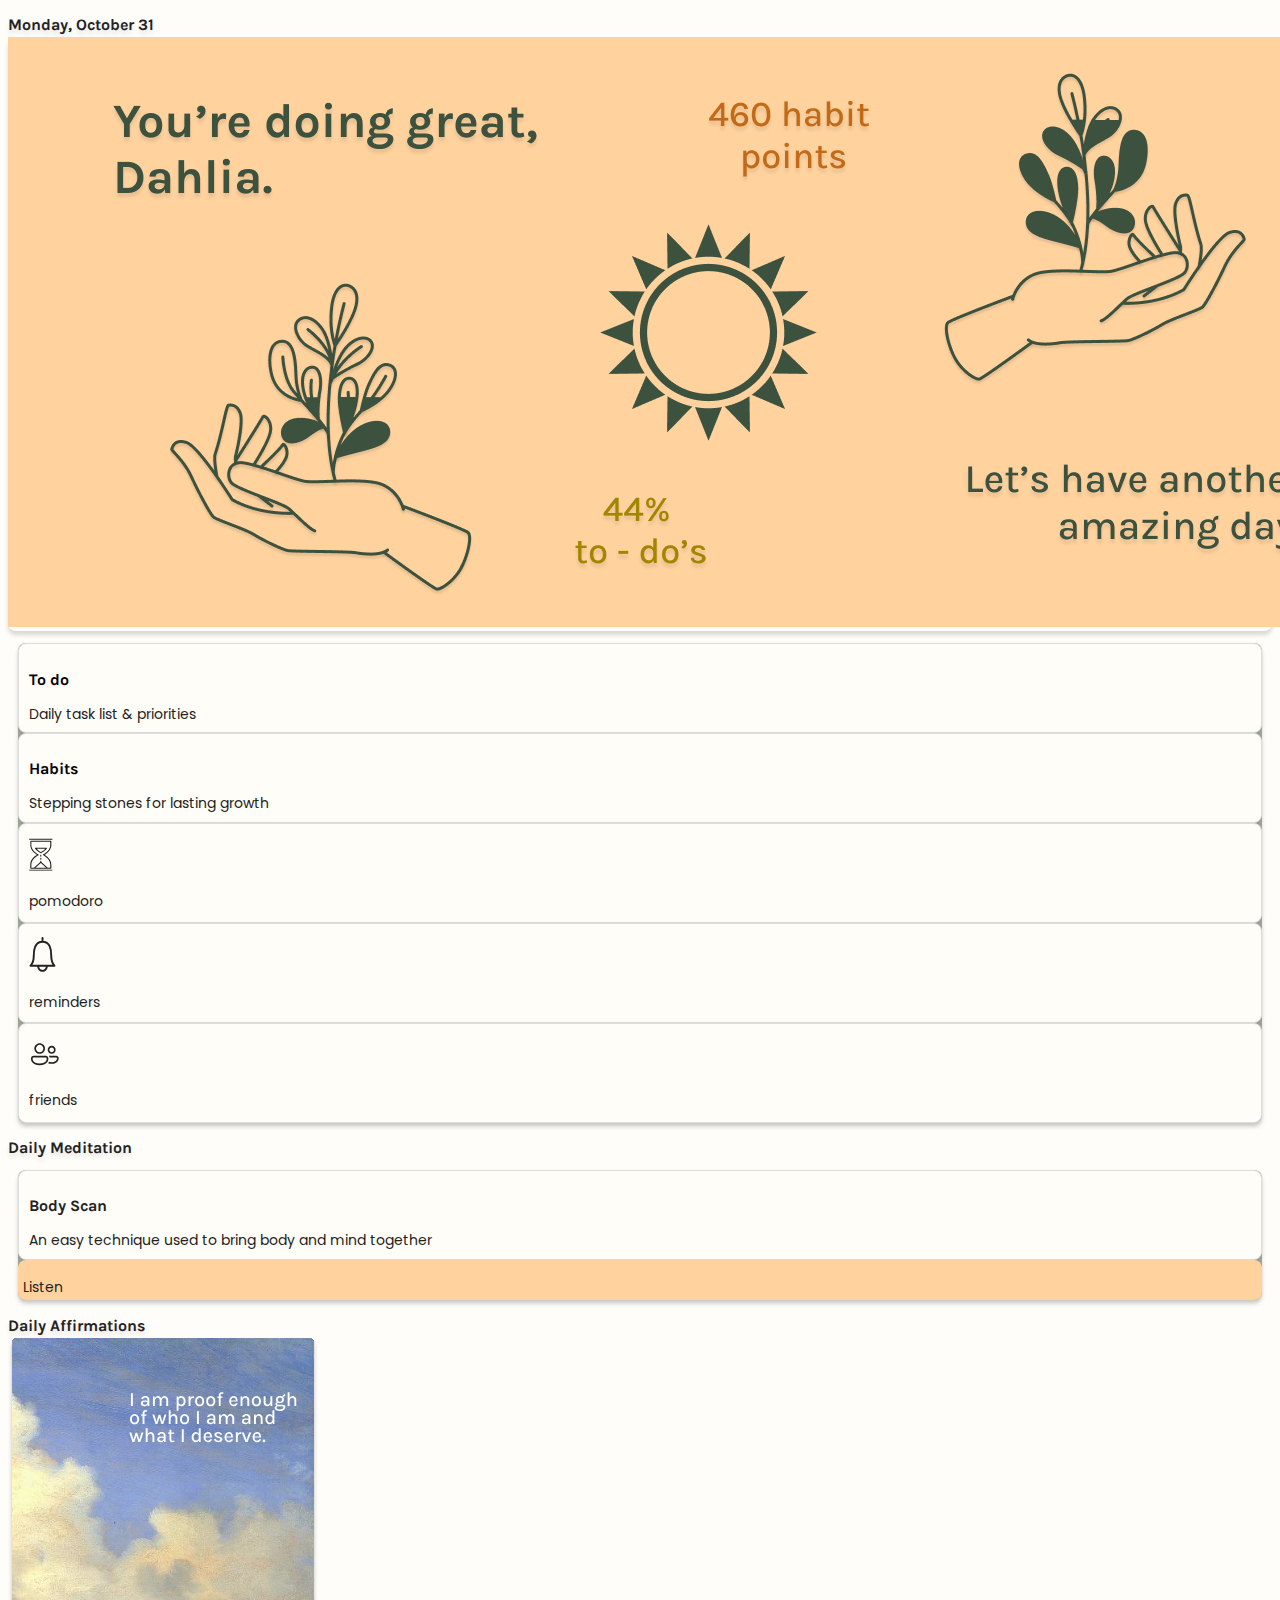
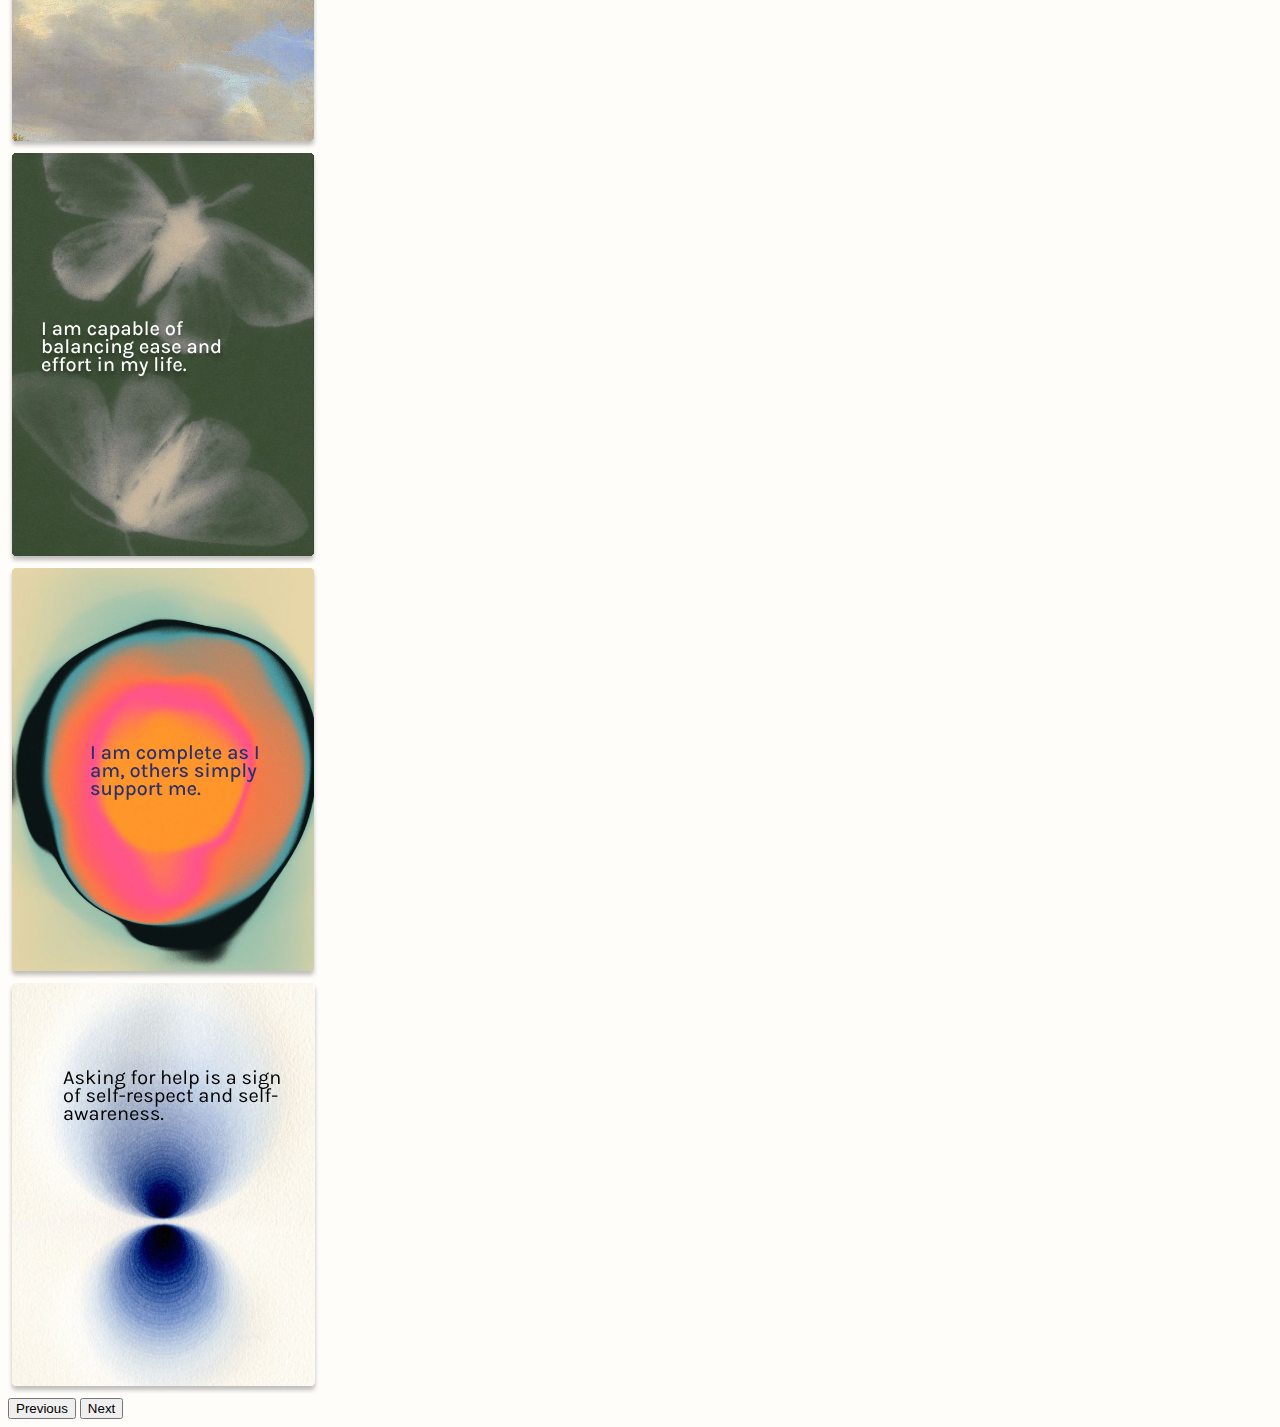
<file: index.html>
<!DOCTYPE html>
<html lang="en">

<head>
    <meta charset="utf-8">
    <meta name="viewport" content="width=device-width, initial-scale=1">
    <title>home: check-in</title>
    <link href="https://cdn.jsdelivr.net/npm/bootstrap@5.2.2/dist/css/bootstrap.min.css" rel="stylesheet"
        integrity="sha384-Zenh87qX5JnK2Jl0vWa8Ck2rdkQ2Bzep5IDxbcnCeuOxjzrPF/et3URy9Bv1WTRi" crossorigin="anonymous">
    <link rel="preconnect" href="https://fonts.googleapis.com">
    <link rel="preconnect" href="https://fonts.gstatic.com" crossorigin>
    <link href="https://fonts.googleapis.com/css2?family=Karla:wght@400;700&family=Poppins&display=swap"
        rel="stylesheet">
    <link rel="stylesheet" href="css/style.css">
</head>

<body>

    <!--hero-->

    <section id="date">
        <div class="container-fluid pt-3 pb-3">
            <h2 class="divider-text">Monday, October 31</h2>
        </div>
    </section>

    <div class="hero-img mb-6">
        <img src="images/alt-2-heroimg.png" class="img-fluid" alt="hero visual">
    </div>

    <!--home-->

    <section id="home-nav">
        <div class="container-fluid p-2 home-nav">
            <div class="row">
                <div class="col-sm-6 mb-2">
                    <div class="menu-1 todo-button">
                        <h2 class="menu-title todo-nav" style="font-weight: bold;"><a href="to-do.html">To do</a></h2>
                        <p>Daily task list & priorities</p>
                    </div>
                </div>
                <div class="col-sm-6 mb-2">
                    <div class="menu-1">
                        <h2 class="menu-title" style="font-weight: bold;"><a href="habits.html">Habits</a></h2>
                        <p>Stepping stones for lasting growth</p>
                    </div>
                </div>
            </div>
            <div class="row">
                <div class="col-4">
                    <div class="menu-2 text-center">
                        <img src="images/hourglass.svg" alt="timer">
                        <p class="menu-label">pomodoro</p>
                    </div>
                </div>
                <div class="col-4">
                    <div class="menu-2 text-center">
                        <img src="images/bell.svg" alt="reminder">
                        <p class="menu-label">reminders</p>
                    </div>
                </div>
                <div class="col-4">
                    <div class="menu-2 text-center">
                        <img src="images/friends.svg" alt="friends">
                        <p class="menu-label">friends</p>
                    </div>
                </div>
            </div>
        </div>
    </section>

    <section id="this-week">
        <div class="container-fluid mb-2">
            <h2 class="divider-text">Daily Meditation</h2>
        </div>
    </section>

    <!--DAILY MEDITATION-->

    <section id="week-progress">
        <div class="container-fluid p-2 week-progress">
            <div class="row">
                <div class="col mb-2">
                    <div class="menu-1 todo-button">
                        <h2 class="menu-title todo-nav" style="font-weight: bold;">Body Scan</h2>
                        <p>An easy technique used to bring body and mind together</p>
                    </div>
                </div>
            </div>
            <div class="row">
                <div class="col-3">
                    <div class="progress-label text-center">
                        <p>Listen</p>
                    </div>
                </div>
            </div>
        </div>
    </section>

    <!--DAILY AFFIRMATION-->

    <section id="this-week">
        <div class="container-fluid mb-2">
            <h2 class="divider-text">Daily Affirmations</h2>
        </div>
    </section>

    <!-- <section id="daily-affirmation">
        <div class="affirmation-img container-fluid">
            <img src="images/dailyaffirm.svg" class="img-fluid" alt="daily affirmation">
        </div>
    </section>-->

    <!--CAROUSEL TEST-->

    <div id="carouselExampleControls" class="carousel slide" data-bs-ride="carousel">
        <div class="carousel-inner">
            <div class="carousel-item active">
                <img src="images/affirmation4.svg" class="d-block w-100" alt="...">
            </div>
            <div class="carousel-item">
                <img src="images/affirmation2.svg" class="d-block w-100" alt="...">
            </div>
            <div class="carousel-item">
                <img src="images/affirmation3.svg" class="d-block w-100" alt="...">
            </div>
            <div class="carousel-item">
                <img src="images/affirmation1.svg" class="d-block w-100" alt="...">
            </div>
        </div>
        <button class="carousel-control-prev" type="button" data-bs-target="#carouselExampleControls"
            data-bs-slide="prev">
            <span class="carousel-control-prev-icon" aria-hidden="true"></span>
            <span class="visually-hidden">Previous</span>
        </button>
        <button class="carousel-control-next" type="button" data-bs-target="#carouselExampleControls"
            data-bs-slide="next">
            <span class="carousel-control-next-icon" aria-hidden="true"></span>
            <span class="visually-hidden">Next</span>
        </button>
    </div>

    <!--footer nav-->

    <div class="container toolbar" style="background:#FFFDF8; border: 0.906542px solid #DDDDDD;">
        <ul class="nav justify-content-center">
            <li class="nav-item">
                <a class="nav-link" href="index.html"><img src="images/home.svg" alt=""></a>
            </li>
            <li class="nav-item">
                <a class="nav-link" href="#"><img src="images/affirm.svg" alt=""></a>
            </li>
            <li class="nav-item">
                <a class="nav-link" href="#"><img src="images/profile.svg" alt=""></a>
            </li>
        </ul>
    </div>


    <script src="https://cdn.jsdelivr.net/npm/bootstrap@5.2.2/dist/js/bootstrap.bundle.min.js"
        integrity="sha384-OERcA2EqjJCMA+/3y+gxIOqMEjwtxJY7qPCqsdltbNJuaOe923+mo//f6V8Qbsw3"
        crossorigin="anonymous"></script>
</body>

</html>
</file>
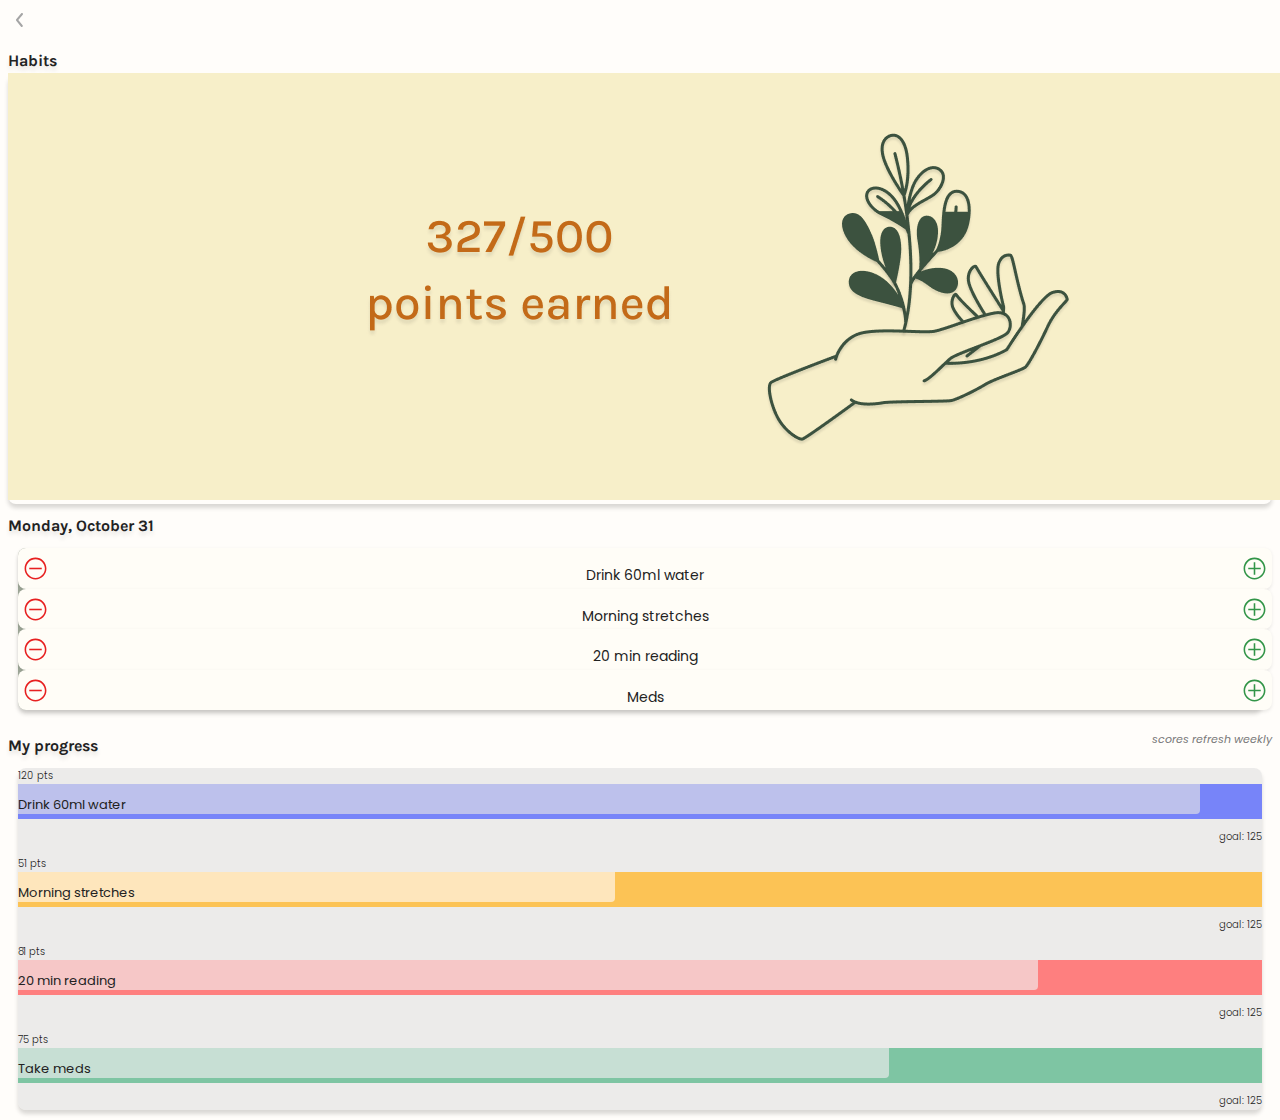
<file: habits.html>
<!DOCTYPE html>
<html lang="en">

<head>
    <meta charset="utf-8">
    <meta name="viewport" content="width=device-width, initial-scale=1">
    <title>habits: check-in</title>
    <link href="https://cdn.jsdelivr.net/npm/bootstrap@5.2.2/dist/css/bootstrap.min.css" rel="stylesheet"
        integrity="sha384-Zenh87qX5JnK2Jl0vWa8Ck2rdkQ2Bzep5IDxbcnCeuOxjzrPF/et3URy9Bv1WTRi" crossorigin="anonymous">
    <link rel="preconnect" href="https://fonts.googleapis.com">
    <link rel="preconnect" href="https://fonts.gstatic.com" crossorigin>
    <link href="https://fonts.googleapis.com/css2?family=Karla:wght@400;700&family=Poppins&display=swap"
        rel="stylesheet">
    <link rel="stylesheet" href="css/style.css">
    <link rel="stylesheet" href="css/to-do.css">
    <link rel="stylesheet" href="css/habits.css">
</head>

<body>

    <!--hero-->

    <section id="todo-page">
        <div class="container mt-3 pt-3 pb-3">
            <div class="row">
                <div class="col">
                    <div class="arrow-back">
                        <a href="index.html"><img src="images/back arrow.svg" alt="back arrow"></a>
                    </div>
                </div>
                <div class="col">
                    <div class="divider-text">
                        <h2 class="text-center">Habits</h2>
                    </div>
                </div>
                <div class="col"></div>
            </div>
        </div>
    </section>

    <div class="hero-img mb-6">
        <img src="images/habits-heroimg.png" class="img-fluid" alt="hero visual">
    </div>

    <!--home-->

    <section id="this-week">
        <div class="container-fluid mt-2 mb-2">
            <h2 class="habit-date">Monday, October 31</h2>
        </div>
    </section>


    <section id="week-progress">
        <div class="container-fluid p-2">
            <div class="row">
                <div class="col mt-2 mb-2">
                    <div class="habit-log">
                        <img src="images/carbon_subtract-alt.svg" alt="no habit">
                        <p>Drink 60ml water</p>
                        <img src="images/carbon_add-alt.svg" alt="yes habit">
                    </div>
                </div>
            </div>
            <div class="row">
                <div class="col mt-2 mb-2">
                    <div class="habit-log">
                        <img src="images/carbon_subtract-alt.svg" alt="no habit">
                        <p>Morning stretches</p>
                        <img src="images/carbon_add-alt.svg" alt="yes habit">
                    </div>
                </div>
            </div>
            <div class="row">
                <div class="col mt-2 mb-2">
                    <div class="habit-log">
                        <img src="images/carbon_subtract-alt.svg" alt="no habit">
                        <p>20 min reading</p>
                        <img src="images/carbon_add-alt.svg" alt="yes habit">
                    </div>
                </div>
            </div>
            <div class="row">
                <div class="col mt-2 mb-2">
                    <div class="habit-log">
                        <img src="images/carbon_subtract-alt.svg" alt="no habit">
                        <p>Meds</p>
                        <img src="images/carbon_add-alt.svg" alt="yes habit">
                    </div>
                </div>
            </div>
        </div>
    </section>

    <!--PROGRESS SCORES-->

    <section id="tasks-completed">
        <div class="container-fluid mt-2 mb-2">
            <div class="score-text">
                <h2 class="divider-text">My progress</h2>
                <p class="score-info">scores refresh weekly</p>
            </div>
        </div>
    </section>


    <section id="completed-tasks">
        <div class="container-fluid p-2 pb-0 week-progress">

            <div class="row">
                <div class="point-count">
                    <p>120 pts</p>
                </div>
                <div class="col">
                    <div class="progress prog-bar-1 mt-2 mb-2 bg-light" style="height:35px;">
                        <div class="progress-bar yes-prog-1 p-2" role="progressbar" style="width: 95%;"
                            aria-valuenow="25" aria-valuemin="0" aria-valuemax="100">
                            <div class="bar-content">
                                <div class="bar-label">
                                    <p>Drink 60ml water</p>
                                </div>

                            </div>
                        </div>
                    </div>
                </div>
                <div class="total-points">
                    <div class="point-totals">
                        <p>goal: 125</p>
                    </div>
                </div>
            </div>
            <div class="row">
                <div class="point-count">
                    <p>51 pts</p>
                </div>
                <div class="col">
                    <div class="progress prog-bar-2 mt-2 mb-2 bg-light" style="height:35px;">
                        <div class="progress-bar yes-prog-2 p-2" role="progressbar" style="width: 48%;"
                            aria-valuenow="25" aria-valuemin="0" aria-valuemax="100">
                            <div class="bar-content">
                                <div class="bar-label">
                                    <p>Morning stretches</p>
                                </div>

                            </div>
                        </div>
                    </div>
                </div>
                <div class="total-points">
                    <div class="point-totals">
                        <p>goal: 125</p>
                    </div>
                </div>
            </div>
            <div class="row">
                <div class="point-count">
                    <p>81 pts</p>
                </div>
                <div class="col">
                    <div class="progress prog-bar-3 mt-2 mb-2 bg-light" style="height:35px;">
                        <div class="progress-bar yes-prog-3 p-2" role="progressbar" style="width: 82%;"
                            aria-valuenow="25" aria-valuemin="0" aria-valuemax="100">
                            <div class="bar-content">
                                <div class="bar-label">
                                    <p>20 min reading</p>
                                </div>

                            </div>
                        </div>
                    </div>
                </div>
                <div class="total-points">
                    <div class="point-totals">
                        <p>goal: 125</p>
                    </div>
                </div>
            </div>
            <div class="row">
                <div class="point-count">
                    <p>75 pts</p>
                </div>
                <div class="col">
                    <div class="progress prog-bar-4 mt-2 mb-2 bg-light" style="height:35px;">
                        <div class="progress-bar yes-prog-4 p-2" role="progressbar" style="width: 70%;"
                            aria-valuenow="25" aria-valuemin="0" aria-valuemax="100">
                            <div class="bar-content">
                                <div class="bar-label">
                                    <p>Take meds</p>
                                </div>

                            </div>
                        </div>
                    </div>
                </div>
                <div class="total-points">
                    <div class="point-totals">
                        <p>goal: 125</p>
                    </div>
                </div>
            </div>
        </div>
    </section>


    <!--footer nav-->

    <div class="container toolbar" style="background:#FFFDF8; border: 0.906542px solid #DDDDDD;">
        <ul class="nav justify-content-center">
            <li class="nav-item">
                <a class="nav-link" href="index.html"><img src="images/home.svg" alt=""></a>
            </li>
            <li class="nav-item">
                <a class="nav-link" href="#"><img src="images/affirm.svg" alt=""></a>
            </li>
            <li class="nav-item">
                <a class="nav-link" href="#"><img src="images/profile.svg" alt=""></a>
            </li>
        </ul>
    </div>


    <script src="https://cdn.jsdelivr.net/npm/bootstrap@5.2.2/dist/js/bootstrap.bundle.min.js"
        integrity="sha384-OERcA2EqjJCMA+/3y+gxIOqMEjwtxJY7qPCqsdltbNJuaOe923+mo//f6V8Qbsw3"
        crossorigin="anonymous"></script>
</body>


</html>
</file>
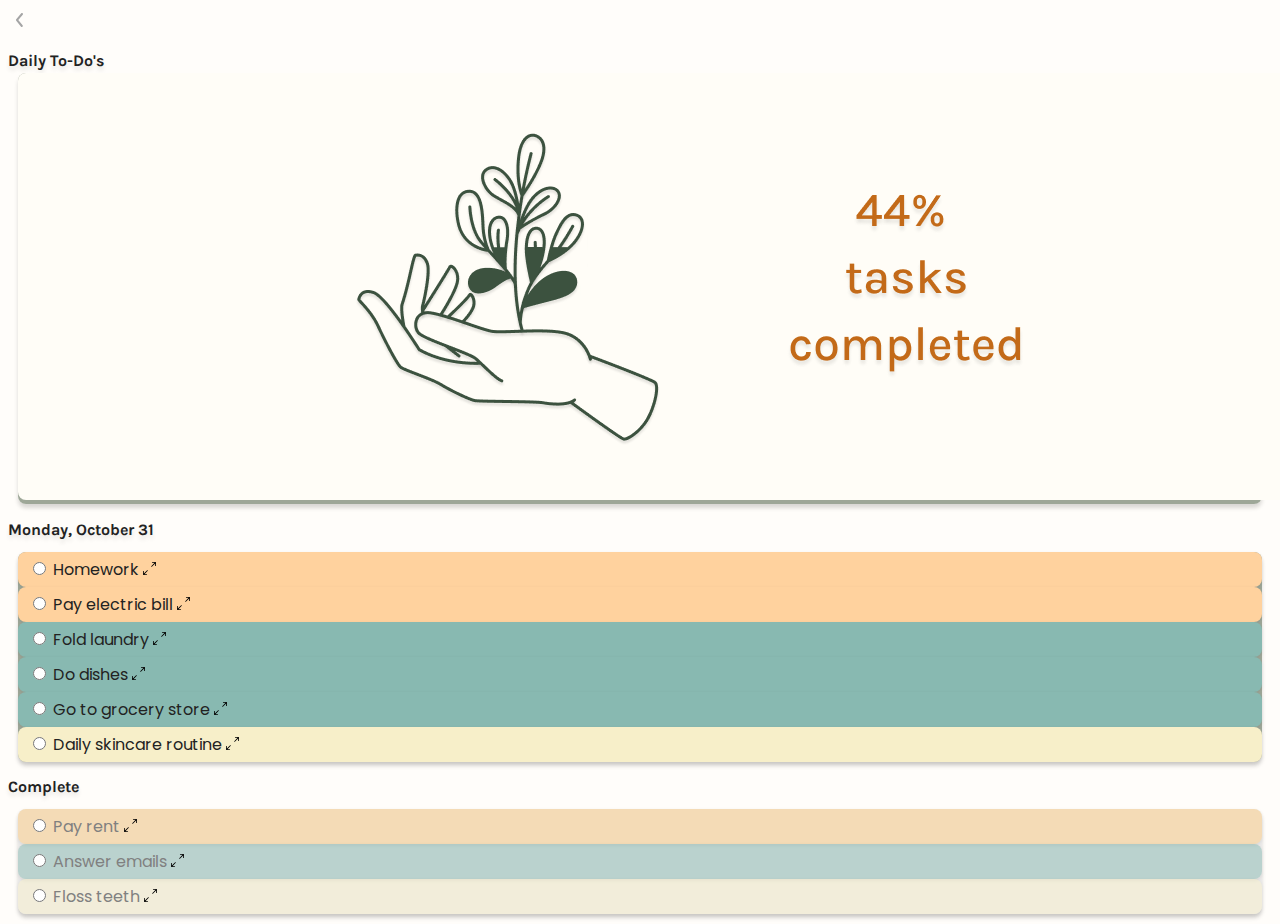
<file: to-do.html>
<!DOCTYPE html>
<html lang="en">

<head>
    <meta charset="utf-8">
    <meta name="viewport" content="width=device-width, initial-scale=1">
    <title>daily to-do's: check-in</title>
    <link href="https://cdn.jsdelivr.net/npm/bootstrap@5.2.2/dist/css/bootstrap.min.css" rel="stylesheet"
        integrity="sha384-Zenh87qX5JnK2Jl0vWa8Ck2rdkQ2Bzep5IDxbcnCeuOxjzrPF/et3URy9Bv1WTRi" crossorigin="anonymous">
    <link rel="preconnect" href="https://fonts.googleapis.com">
    <link rel="preconnect" href="https://fonts.gstatic.com" crossorigin>
    <link href="https://fonts.googleapis.com/css2?family=Karla:wght@400;700&family=Poppins&display=swap"
        rel="stylesheet">
    <link rel="stylesheet" href="css/style.css">
    <link rel="stylesheet" href="css/to-do.css">
</head>

<body>

    <!--hero-->

    <section id="todo-page">
        <div class="container mt-3 pt-3 pb-3">
            <div class="row">
                <div class="col">
                    <div class="arrow-back">
                        <a href="index.html"><img src="images/back arrow.svg" alt="back arrow"></a>
                    </div>
                </div>
                <div class="col">
                    <div class="divider-text">
                        <h2 class="text-center">Daily To-Do's</h2>
                    </div>
                </div>
                <div class="col"></div>
            </div>
        </div>
    </section>

    <!--hero test-->

    <section id="home-nav">
        <div class="container-fluid p-2 home-nav">
            <div class="row">
                <div class="col">
                    <div class="todo-hero">
                        <img src="images/todo-heroimg.png" class="img-fluid" alt="">
                    </div>
                </div>
            </div>
        </div>
    </section>

    <!--home-->

    <section id="this-week">
        <div class="container-fluid mt-2 mb-2">
            <h2 class="divider-text">Monday, October 31</h2>
        </div>
    </section>

    <!--this week progress-->

    <section id="week-progress">
        <div class="container-fluid p-2 pb-0 week-progress">
            <div class="row">
                <div class="col priority-task mb-2">
                    <div class="progress-label high-priority">
                        <div class="form-check form-check-inline">
                            <input class="form-check-input" type="radio" name="inlineRadioOptions" id="inlineRadio1"
                                value="option1">
                            <label class="form-check-label" style="font-family: 'Poppins', sans-serif;"
                                for="inlineRadio1">Homework</label>
                            <img src="images/bi_arrows-angle-expand.svg" class="expand-task" alt="expand task">
                        </div>
                    </div>
                </div>
            </div>

            <div class="row">
                <div class="col priority-task mb-2">
                    <div class="progress-label high-priority">
                        <div class="form-check form-check-inline">
                            <input class="form-check-input" type="radio" name="inlineRadioOptions" id="inlineRadio1"
                                value="option1">
                            <label class="form-check-label" style="font-family: 'Poppins', sans-serif;"
                                for="inlineRadio1">Pay electric bill</label>
                            <img src="images/bi_arrows-angle-expand.svg" class="expand-task" alt="expand task">
                        </div>
                    </div>
                </div>
            </div>

            <div class="row">
                <div class="col priority-task mb-2">
                    <div class="progress-label mid-priority">
                        <div class="form-check form-check-inline">
                            <input class="form-check-input" type="radio" name="inlineRadioOptions" id="inlineRadio1"
                                value="option1">
                            <label class="form-check-label" style="font-family: 'Poppins', sans-serif;"
                                for="inlineRadio1">Fold laundry</label>
                            <img src="images/bi_arrows-angle-expand.svg" class="expand-task" alt="expand task">
                        </div>
                    </div>
                </div>
            </div>
            <div class="row">
                <div class="col priority-task mb-2">
                    <div class="progress-label mid-priority">
                        <div class="form-check form-check-inline">
                            <input class="form-check-input" type="radio" name="inlineRadioOptions" id="inlineRadio1"
                                value="option1">
                            <label class="form-check-label" style="font-family: 'Poppins', sans-serif;"
                                for="inlineRadio1">Do dishes</label>
                            <img src="images/bi_arrows-angle-expand.svg" class="expand-task" alt="expand task">
                        </div>
                    </div>
                </div>
            </div>
            <div class="row">
                <div class="col priority-task mb-2">
                    <div class="progress-label mid-priority">
                        <div class="form-check form-check-inline">
                            <input class="form-check-input" type="radio" name="inlineRadioOptions" id="inlineRadio1"
                                value="option1">
                            <label class="form-check-label" style="font-family: 'Poppins', sans-serif;"
                                for="inlineRadio1">Go to grocery store</label>
                            <img src="images/bi_arrows-angle-expand.svg" class="expand-task" alt="expand task">
                        </div>
                    </div>
                </div>
            </div>
            <div class="row">
                <div class="col priority-task mb-2">
                    <div class="progress-label low-priority">
                        <div class="form-check form-check-inline">
                            <input class="form-check-input" type="radio" name="inlineRadioOptions" id="inlineRadio1"
                                value="option1">
                            <label class="form-check-label" style="font-family: 'Poppins', sans-serif;"
                                for="inlineRadio1">Daily skincare routine</label>
                            <img src="images/bi_arrows-angle-expand.svg" class="expand-task" alt="expand task">
                        </div>
                    </div>
                </div>
            </div>
        </div>
    </section>

    <!--completed list-->

    <section id="tasks-completed">
        <div class="container-fluid mt-2 mb-2">
            <h2 class="divider-text">Complete</h2>
        </div>
    </section>

    <section id="completed-tasks">
        <div class="container-fluid p-2 pb-0 week-progress">
            <div class="row">
                <div class="col priority-task mb-2">
                    <div class="progress-label progress-complete-1 complete-priority">
                        <div class="form-check form-check-inline">
                            <input class="form-check-input" type="radio" name="inlineRadioOptions" id="inlineRadio1"
                                value="option1">
                            <label class="form-check-label" style="font-family: 'Poppins', sans-serif;"
                                for="inlineRadio1">Pay rent</label>
                            <img src="images/bi_arrows-angle-expand.svg" class="expand-task" alt="expand task">
                        </div>
                    </div>
                </div>
            </div>
            <div class="row">
                <div class="col priority-task mb-2">
                    <div class="progress-label progress-complete-2 complete-priority">
                        <div class="form-check form-check-inline">
                            <input class="form-check-input" type="radio" name="inlineRadioOptions" id="inlineRadio1"
                                value="option1">
                            <label class="form-check-label" style="font-family: 'Poppins', sans-serif;"
                                for="inlineRadio1">Answer emails</label>
                            <img src="images/bi_arrows-angle-expand.svg" class="expand-task" alt="expand task">
                        </div>
                    </div>
                </div>
            </div>
            <div class="row">
                <div class="col priority-task mb-2">
                    <div class="progress-label progress-complete-3 complete-priority">
                        <div class="form-check form-check-inline">
                            <input class="form-check-input" type="radio" name="inlineRadioOptions" id="inlineRadio1"
                                value="option1">
                            <label class="form-check-label" style="font-family: 'Poppins', sans-serif;"
                                for="inlineRadio1">Floss teeth</label>
                            <img src="images/bi_arrows-angle-expand.svg" class="expand-task" alt="expand task">
                        </div>
                    </div>
                </div>
            </div>
        </div>
    </section>


    <!--footer nav-->

    <div class="container toolbar" style="background:#FFFDF8; border: 0.906542px solid #DDDDDD;">
        <ul class="nav justify-content-center">
            <li class="nav-item">
                <a class="nav-link" href="#"><img src="images/home.svg" alt=""></a>
            </li>
            <li class="nav-item">
                <a class="nav-link" href="#"><img src="images/affirm.svg" alt=""></a>
            </li>
            <li class="nav-item">
                <a class="nav-link" href="#"><img src="images/profile.svg" alt=""></a>
            </li>
        </ul>
    </div>


    <script src="https://cdn.jsdelivr.net/npm/bootstrap@5.2.2/dist/js/bootstrap.bundle.min.js"
        integrity="sha384-OERcA2EqjJCMA+/3y+gxIOqMEjwtxJY7qPCqsdltbNJuaOe923+mo//f6V8Qbsw3"
        crossorigin="anonymous"></script>
</body>

</html>
</file>
<file: css/style.css>
body {
    background-color: #FFFDFA;
    color: #222222;
}

a {
    text-decoration: none;
    color: black;
    cursor: pointer;
}

h2 {
    font-family: 'Karla', sans-serif;
    font-size: 16px;
    line-height: 24px;
    margin-bottom: 0%;
}

h3 {
    font-family: 'Poppins', sans-serif;
    font-style: normal;
    font-weight: 400;
    font-size: 18px;
    line-height: 27px;
}

p {
    font-family: 'Poppins', sans-serif;
    font-style: normal;
    font-weight: 400;
    font-size: 14px;
    line-height: 16.5px;
}

h5 {
    font-family: 'Poppins', sans-serif;
    font-style: normal;
    font-weight: 900;
    font-size: 16px;
    line-height: 24px;
}

#home-nav {
    background-color: rgba(93, 110, 86, 0.6);
    border-radius: 8px;
    box-shadow: 0px 4px 4px rgba(0, 0, 0, 0.15);
    margin: 10px;
}

.home-nav {
    margin-top: 12px;
}

p {
    margin-bottom: 0;
}

.menu-1 {
    background: #FFFDF8;
    border: 0.906542px solid #DDDDDD;
    box-shadow: 0px 1.81308px 3.62617px rgba(0, 0, 0, 0.08);
    border-radius: 8px;
    padding: 10px;
    align-content: center;
}

.menu-2 {
    background: #FFFDF8;
    border: 0.906542px solid #DDDDDD;
    box-shadow: 0px 1.81308px 3.62617px rgba(0, 0, 0, 0.08);
    border-radius: 8px;
    padding: 10px;
    align-content: center;
    height: 78px;
}

.menu-label {
    padding-top: 4px;
}

.hero-img {
    box-shadow: 0px 4px 4px rgba(0, 0, 0, 0.15);
    border-radius: 8px;
}

.progress-label {
    box-shadow: 0px 1.81308px 3.62617px rgba(0, 0, 0, 0.08);
    border-radius: 8px;
    background-color: #FFD29E;
    padding: 5px;
    align-content: center;
}

#week-progress {
    background-color: rgba(93, 110, 86, 0.6);
    border-radius: 8px;
    box-shadow: 0px 4px 4px rgba(0, 0, 0, 0.15);
    margin: 10px;
}

.divider-text {
    text-shadow: 0px 4px 4px rgba(0, 0, 0, 0.10);
}

.track-category {
    background: #FFFDF8;
    border: 0.906542px solid #DDDDDD;
    box-shadow: 0px 1.81308px 3.62617px rgba(0, 0, 0, 0.08);
    border-radius: 8px;
    align-content: center;
    margin: 0px;
    text-align: center;
}

.progress-bar {
    font-size: 8px;
    background: #5A786D;
}

.progressbar {
    padding: 10px;
    color: #FFFDFA;
}

.progress-cat p {
    font-size: 11px;
    padding-top: 10px;
}

.toolbar {
    background-color: #FFFDFA;
    position: static;
    bottom: 0;
    left: 0;
    padding: 10px;
    gap: 10px;
    width: 100%;
    overflow-y: scroll;
}

@media screen and (min-width: 550px) {
    .toolbar {
        display: none;
    }
}

.nav-item {
    margin-left: 25px;
    margin-right: 25px;
}

#daily-affirmation {
    border-radius: 8px;
    box-shadow: 0px 4px 4px rgba(0, 0, 0, 0.15);
    margin: 10px;

}
</file>
<file: css/to-do.css>
.home-nav {
    margin-top: -10px;
}

.mid-priority {
    background-color: #88B9B1;
}

.low-priority {
    background-color: #F7EFC9;
}

.form-check-input {
    background-color: transparent;
}

.progress-label {
    padding-left: 10px;
}

img .expand-task {
    margin-left: 100px;
}

#completed-tasks {
    background-color: rgba(222, 222, 222, 0.56);
    border-radius: 8px;
    box-shadow: 0px 4px 4px rgba(0, 0, 0, 0.15);
    margin: 10px;
}

.progress-complete-1 {
    background-color: rgba(252, 203, 130, 0.5);
    color: gray;
}

.progress-complete-2 {
    background: rgba(136, 185, 177, 0.5);
    color: gray;
}

.progress-complete-3 {
    background: rgba(247, 239, 201, 0.5);
    color: gray;
}

.todo-hero img {
    border-radius: 8px;
}
</file>
<file: css/habits.css>
.habit-log {
    display: inline-flex;
    flex-direction: row;
    box-shadow: 0px 1.81308px 3.62617px rgba(0, 0, 0, 0.08);
    border-radius: 8px;
    background-color: #FFFDF7;
    padding: 5px;
    justify-content: space-between;
    width: 100%;
    align-items: center;
}

.score-info {
    font-style: italic;
    color: #777777;
    float: right;
    margin: 0;
}

.progress-score {
    --bs-gutter-x: 1.5rem;
    --bs-gutter-y: 0;
    width: 100%;
    padding-right: calc(var(--bs-gutter-x) * .5);
    padding-left: calc(var(--bs-gutter-x) * .5);
    margin-right: auto;
    margin-left: auto;
}

.habit-date {
    text-shadow: 0px 4px 4px rgba(0, 0, 0, 0.10);
    margin-top: 10px;
}

.score-text {
    display: flex;
    flex-direction: row;
    align-content: center;
    justify-content: space-between;
}

.score-text p {
    font-size: 11px;
    align-self: center;
}

.progress-bar p {
    text-align: left;
    font-size: 13px;

}

.bar-content {
    display: flex;
    justify-content: space-between;
    color: #222222;
}

.total-points p {
    font-size: 10px;
    text-align: right;
    font-weight: 300;
}

.point-count p {
    font-size: 10px;
    font-weight: 300;
}

.prog-bar-1 {
    background-color: #7784F9 !important;
}

.yes-prog-1 {
    background-color: rgba(228, 228, 228, 0.64);
    border-bottom-right-radius: 4px;
    border-bottom-right-radius: 4px;
}

.prog-bar-2 {
    background-color: #FCC355 !important;
}

.yes-prog-2 {
    background-color: rgba(255, 252, 252, 0.62);
    border-bottom-right-radius: 4px;
    border-bottom-right-radius: 4px;
}

.prog-bar-3 {
    background-color: #FE7F7F !important;
}

.yes-prog-3 {
    background-color: rgba(241, 241, 241, 0.63);
    border-bottom-right-radius: 4px;
    border-bottom-right-radius: 4px;
}

.prog-bar-4 {
    background-color: #7EC5A3 !important;
}

.yes-prog-4 {
    background-color: rgba(235, 235, 235, 0.67);
    border-bottom-right-radius: 4px;
    border-bottom-right-radius: 4px;
}
</file>
